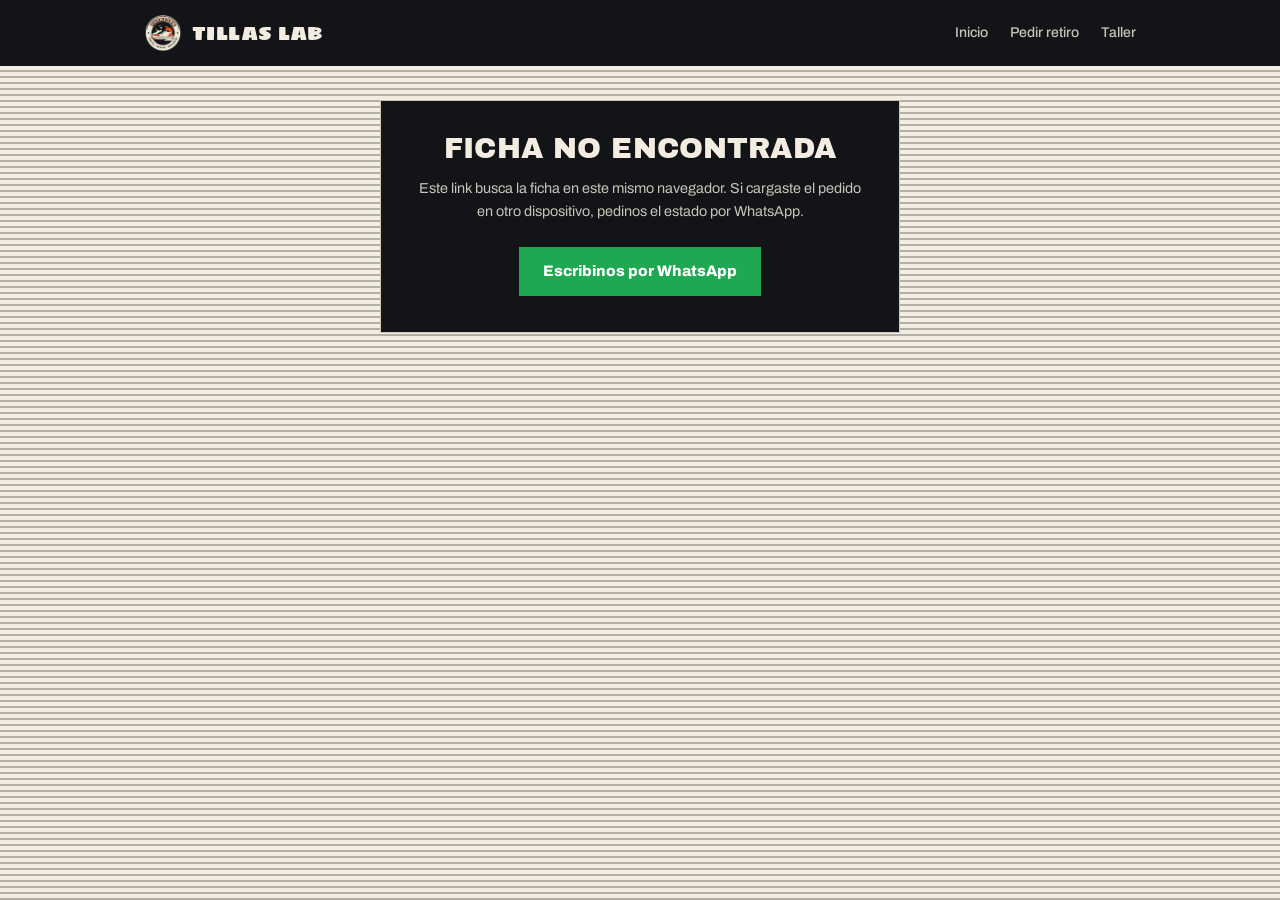
<file: ficha.html>
<!DOCTYPE html>
<html lang="es-AR">
<head>
<meta charset="utf-8">
<meta name="viewport" content="width=device-width, initial-scale=1">
<title>Seguí tu ficha · Tillas Lab</title>
<meta name="robots" content="noindex, nofollow">
<meta name="theme-color" content="#131417">
<link rel="icon" type="image/png" sizes="180x180" href="marca/perfil-180.png">
<link rel="apple-touch-icon" href="marca/perfil-180.png">
<link rel="preconnect" href="https://fonts.googleapis.com">
<link rel="preconnect" href="https://fonts.gstatic.com" crossorigin>
<link href="https://fonts.googleapis.com/css2?family=Archivo:wdth,wght@62..125,100..900&family=Archivo+Black&family=Sigmar+One&display=swap" rel="stylesheet">
<link rel="stylesheet" href="tema.css">
<script>document.documentElement.classList.add('js');</script>
</head>
<body class="pagina" style="min-height:100vh">

<header class="topbar-app">
  <div class="inner">
    <a class="lk lk-sm" href="index.html" aria-label="Tillas Lab"><img class="marca" src="marca/sello-80.png" alt="" width="38" height="38"><span class="palabra">Tillas Lab</span></a>
    <nav>
      <a href="index.html">Inicio</a>
      <a href="pedido.html">Pedir retiro</a>
      <a href="taller.html">Taller</a>
    </nav>
  </div>
</header>

<main class="narrow" style="padding:34px 20px 70px">
  <div id="cont"></div>
</main>

<script>
const TEL_TALLER = "5493812134263"; // ← poné acá tu número de WhatsApp
const KEY = "tillaslab_fichas";
const PASOS = [
  ["Ficha y fotos","Estado inicial registrado"],
  ["Cepillado en seco","Tierra y barro superficial"],
  ["Lavado en máquina","Programa según material"],
  ["Desinfección con luz UV","Por dentro y por fuera"],
  ["Secado controlado","Sin sol directo ni secarropas"],
  ["Control final","Revisión, perfumado y embalaje"]
];
/* cada servicio tiene su plazo, tal como se anuncia en la home */
const PLAZOS = {
  "Regular":"En el día o al día siguiente, según la hora del pedido",
  "Express":"A las dos horas del retiro"
};
const money = n => "$" + n.toLocaleString("es-AR");
const id = new URLSearchParams(location.search).get("id");

function fichas(){ try{ return JSON.parse(localStorage.getItem(KEY)) || []; }catch(e){ return []; } }
const f = fichas().find(x => String(x.n) === String(id));
const cont = document.getElementById("cont");

if(!f){
  cont.innerHTML = `<div class="card-dark" style="padding:34px;text-align:center">
    <h1 class="h" style="font-size:1.8rem;color:var(--on-strong)">Ficha no encontrada</h1>
    <p style="font-size:.9rem;color:var(--on-strong-soft);line-height:1.6;margin:14px 0 22px">Este link busca la ficha en este mismo navegador. Si cargaste el pedido en otro dispositivo, pedinos el estado por WhatsApp.</p>
    <a class="btn-wa" href="https://wa.me/${TEL_TALLER}">Escribinos por WhatsApp</a>
  </div>`;
} else {
  const num = String(f.n).padStart(3,"0");
  const estado = f.entregada ? "Entregada" : (f.paso >= PASOS.length ? "Lista para entregar" : PASOS[f.paso][0]);
  const timeline = PASOS.map(([nombre, det], i) => {
    const cls = i < f.paso ? "done" : (i === f.paso && !f.entregada ? "now" : "");
    const last = i === PASOS.length - 1;
    return `<div class="tstep ${cls}">
      <div class="col" style="align-items:center;flex:none;width:22px"><span class="dot"></span>${last?"":'<span class="line"></span>'}</div>
      <div class="txt"><b>${nombre}</b><em>${i < f.paso ? "Listo" : det}</em></div>
    </div>`;
  }).join("");

  cont.innerHTML = `
  <div style="border-radius:var(--radius-lg);overflow:hidden;background:var(--strong);border:1px solid var(--hairline-2);color:var(--on-strong)">
    <div style="padding:26px 24px 0;display:flex;justify-content:space-between;align-items:flex-start;gap:14px">
      <div class="col" style="gap:8px">
        <span class="label-dark">Ficha ${num} · ${f.nombre.split(" ")[0]}</span>
        <span class="script" style="font-size:2.1rem;color:var(--accent);line-height:1.1">${estado}</span>
      </div>
      <span class="state ${f.entregada ? "entregada" : (f.paso>=PASOS.length ? "lista" : "taller")}">${f.entregada ? "Entregada" : "Paso " + Math.min(f.paso+1,PASOS.length) + " de " + PASOS.length}</span>
    </div>

    <div style="padding:26px 24px 0" class="timeline">${timeline}</div>

    <div style="margin:14px 24px 0;padding:16px 18px;background:rgba(0,0,0,.35);border:1px solid rgba(255,255,255,.14);border-radius:var(--radius)" class="col">
      <span class="label-dark">Entrega estimada</span>
      <span style="font-size:1.05rem;font-weight:800;color:var(--on-strong)">${PLAZOS[f.servicio] || "Te lo confirmamos al coordinar el retiro"}</span>
    </div>

    <div style="padding:22px 24px 0" class="col">
      <span class="label-dark">Tus pares</span>
      <div class="col" style="gap:8px;margin-top:10px">
        ${f.pares.map((p,i) => `<div style="display:flex;justify-content:space-between;gap:12px;font-size:.82rem;color:var(--on-strong-soft);background:rgba(255,255,255,.06);border-radius:12px;padding:12px 14px">
          <span style="color:var(--on-strong);font-weight:600">Par 0${i+1} · ${p.marca || "sin marca"}</span><span>${p.material}</span></div>`).join("")}
      </div>
    </div>

    <div style="margin:20px 24px 0;padding:18px;background:rgba(0,0,0,.35);border-radius:var(--radius)" class="col">
      <div style="display:flex;justify-content:space-between;align-items:baseline">
        <span class="label-dark">Total del pedido</span>
        <span class="num" style="font-size:1.5rem;font-weight:900;color:var(--accent)">${money(f.total)}</span>
      </div>
      <span style="font-size:.72rem;color:var(--on-strong-soft);margin-top:6px">Billeteras virtuales, tarjetas de crédito o Apple Pay.</span>
    </div>

    <div style="padding:22px 24px 26px" class="col">
      <a class="btn-line-dark" href="https://wa.me/${TEL_TALLER}?text=Hola!%20Consulta%20por%20la%20ficha%20${num}">Escribinos por WhatsApp</a>
    </div>
  </div>
  <p style="font-size:.75rem;color:var(--soft);text-align:center;margin-top:16px">Guardá este link: <b style="color:var(--ink)">ficha.html?id=${f.n}</b></p>`;
}
</script>
</body>
</html>
</file>
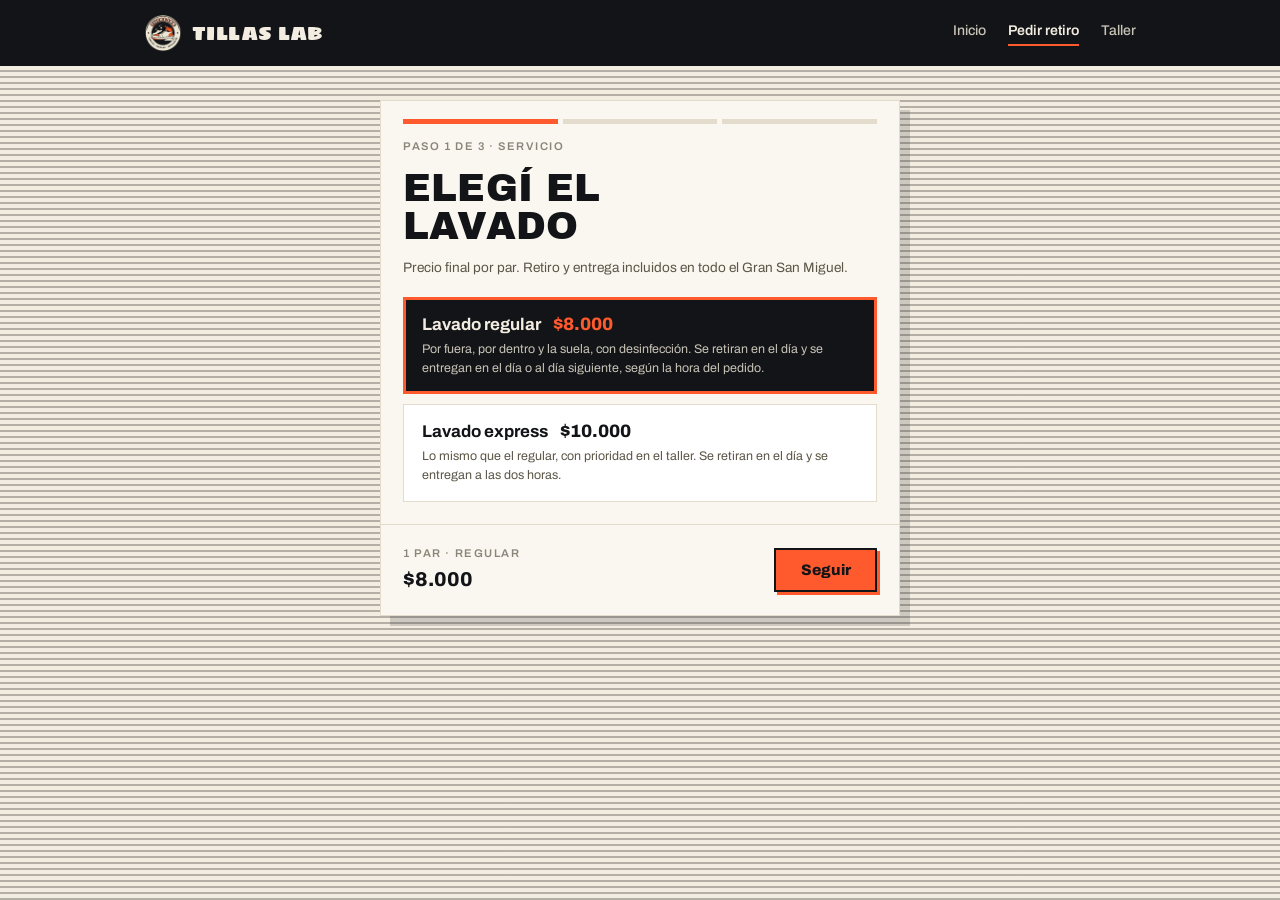
<file: pedido.html>
<!DOCTYPE html>
<html lang="es-AR">
<head>
<meta charset="utf-8">
<meta name="viewport" content="width=device-width, initial-scale=1">
<title>Pedir retiro · Tillas Lab</title>
<meta name="description" content="Pedí el retiro de tus zapatillas en tres pasos. Retiro y entrega incluidos en todo el Gran San Miguel de Tucumán.">
<meta name="theme-color" content="#131417">
<link rel="icon" type="image/png" sizes="180x180" href="marca/perfil-180.png">
<link rel="apple-touch-icon" href="marca/perfil-180.png">
<link rel="preconnect" href="https://fonts.googleapis.com">
<link rel="preconnect" href="https://fonts.gstatic.com" crossorigin>
<link href="https://fonts.googleapis.com/css2?family=Archivo:wdth,wght@62..125,100..900&family=Archivo+Black&family=Sigmar+One&display=swap" rel="stylesheet">
<link rel="stylesheet" href="tema.css">
<script>document.documentElement.classList.add('js');</script>
</head>
<body class="pagina" style="min-height:100vh">

<header class="topbar-app">
  <div class="inner">
    <a class="lk lk-sm" href="index.html" aria-label="Tillas Lab"><img class="marca" src="marca/sello-80.png" alt="" width="38" height="38"><span class="palabra">Tillas Lab</span></a>
    <nav>
      <a href="index.html">Inicio</a>
      <a href="pedido.html" class="on">Pedir retiro</a>
      <a href="taller.html">Taller</a>
    </nav>
  </div>
</header>

<main class="narrow" style="padding:34px 20px 70px">

  <div class="sheet" id="flujo" style="overflow:hidden;box-shadow:var(--shadow-deep)">
    <div style="padding:18px 22px 0;display:flex;gap:5px">
      <span class="bar on" id="b1"></span><span class="bar" id="b2"></span><span class="bar" id="b3"></span>
    </div>
    <div style="padding:14px 22px 0" class="label" id="pasoTxt">Paso 1 de 3 · Servicio</div>

    <!-- PASO 1 -->
    <section id="p1" style="padding:14px 22px 0">
      <h1 class="h" style="font-size:2.4rem">Elegí el<br>lavado</h1>
      <p style="font-size:.85rem;color:var(--soft);margin:12px 0 18px">Precio final por par. Retiro y entrega incluidos en todo el Gran San Miguel.</p>
      <div class="col" style="gap:10px">
        <button class="opt sel" data-serv="Regular" data-precio="8000">
          <span class="top"><span class="name">Lavado regular</span><span class="p num">$8.000</span></span>
          <span class="desc">Por fuera, por dentro y la suela, con desinfección. Se retiran en el día y se entregan en el día o al día siguiente, según la hora del pedido.</span>
        </button>
        <button class="opt" data-serv="Express" data-precio="10000">
          <span class="top"><span class="name">Lavado express</span><span class="p num">$10.000</span></span>
          <span class="desc">Lo mismo que el regular, con prioridad en el taller. Se retiran en el día y se entregan a las dos horas.</span>
        </button>
      </div>
    </section>

    <!-- PASO 2 -->
    <section id="p2" style="padding:14px 22px 0;display:none">
      <h1 class="h" style="font-size:2.4rem">¿Qué pares<br>entran?</h1>
      <p style="font-size:.85rem;color:var(--soft);margin:12px 0 18px">Contanos qué son y qué tienen. Las fotos las sacamos nosotros al pasar a buscarlas.</p>
      <div class="col" id="pares" style="gap:12px"></div>
      <button id="addPar" style="margin-top:12px;width:100%;border:2px dashed var(--hairline-2);border-radius:var(--radius);padding:15px;font-size:.85rem;font-weight:700;color:var(--soft)">+ Agregar otro par</button>
      <div style="background:var(--band);border-radius:var(--radius);padding:14px 16px;display:flex;gap:10px;margin-top:14px">
        <span style="width:6px;height:6px;border-radius:50%;background:var(--accent);margin-top:7px;flex:none;outline:2px solid var(--ink)"></span>
        <span style="font-size:.76rem;line-height:1.55;color:var(--soft)">Si una mancha no sale, te lo decimos al recibir el par. Nunca prometemos algo que el material no permite.</span>
      </div>
    </section>

    <!-- PASO 3 -->
    <section id="p3" style="padding:14px 22px 0;display:none">
      <h1 class="h" style="font-size:2.4rem">¿Dónde las<br>buscamos?</h1>
      <div class="col" style="gap:14px;margin-top:18px">
        <div class="field"><span class="label">Tu nombre *</span><input id="nombre" placeholder="Nombre y apellido"></div>
        <div class="field"><span class="label">Tu WhatsApp *</span><input id="tel" inputmode="tel" placeholder="381 213-4263"></div>
        <div class="field"><span class="label">Dirección de retiro *</span><input id="dir" placeholder="Calle, número, piso/dpto"><span style="font-size:.72rem;color:var(--soft)">Retiro sin cargo en todo el Gran San Miguel</span></div>
        <div class="field">
          <span class="label">Barrio</span>
          <select id="barrio">
            <option>San Miguel de Tucumán</option><option>Yerba Buena</option><option>Tafí Viejo</option>
            <option>Las Talitas</option><option>Banda del Río Salí</option><option>Alderetes</option>
            <option>El Manantial</option><option>Lomas de Tafí</option><option>Otro</option>
          </select>
        </div>
        <div class="field">
          <span class="label">Franja de retiro</span>
          <div class="row" style="gap:8px" id="franjas">
            <button class="pill sel" data-f="Hoy 16-20">Hoy 16-20</button>
            <button class="pill" data-f="Mañana 9-13">Mañana 9-13</button>
            <button class="pill" data-f="Mañana 16-20">Mañana 16-20</button>
          </div>
        </div>
        <div style="background:var(--strong);border-radius:var(--radius);padding:18px;display:flex;flex-direction:column;gap:11px">
          <span class="label-dark">Resumen</span>
          <div style="display:flex;justify-content:space-between;font-size:.82rem;color:var(--on-strong-soft)"><span id="resServ">Regular × 1 par</span><span class="num" id="resSub">$8.000</span></div>
          <div style="display:flex;justify-content:space-between;font-size:.82rem;color:var(--on-strong-soft)"><span>Retiro y entrega</span><span style="color:var(--accent);font-weight:700">Incluido</span></div>
          <div style="height:1px;background:rgba(255,255,255,.16)"></div>
          <div style="display:flex;justify-content:space-between;align-items:baseline">
            <span class="label-dark" style="color:var(--on-strong)">Total</span>
            <span class="num" style="font-size:1.6rem;font-weight:900;color:var(--accent)" id="resTotal">$8.000</span>
          </div>
          <span style="font-size:.72rem;color:var(--on-strong-soft)">Vas a poder pagar en el momento de realizar el pedido: billeteras virtuales, tarjetas de crédito o Apple Pay.</span>
        </div>
      </div>
    </section>

    <div class="footbar" style="margin-top:22px">
      <button id="atras" class="btn-line" style="display:none">Atrás</button>
      <div class="col" style="flex:1">
        <span class="label" id="footLabel">1 par · Lavado regular</span>
        <span class="num" style="font-size:1.25rem;font-weight:800" id="footTotal">$8.000</span>
      </div>
      <button id="seguir" class="btn-acento">Seguir</button>
    </div>
  </div>

  <!-- CONFIRMACIÓN -->
  <div id="listo" style="display:none;border-radius:var(--radius-lg);overflow:hidden;background:var(--strong);border:1px solid var(--hairline-2);color:var(--on-strong)">
    <div style="padding:34px 24px 0;display:flex;flex-direction:column;gap:16px;align-items:flex-start">
      <span class="script" style="font-size:1.4rem;color:var(--on-strong);transform:rotate(-2deg);display:inline-block">pedido tomado</span>
      <div class="lk lk-md sobre-tinta"><img class="marca" src="marca/sello-120.png" alt="" width="52" height="52"><span class="palabra num">Ficha <span id="fichaNum">042</span></span></div>
      <p style="font-size:.9rem;line-height:1.6;color:var(--on-strong-soft)">Pasamos a buscarlas <b style="color:var(--on-strong)" id="cuando">mañana entre 9 y 13</b>. Cuando entren al taller vas a ver cada paso desde el link de tu ficha.</p>
    </div>
    <div style="margin:22px 24px 0;padding:18px;border:2px dashed rgba(255,255,255,.28);border-radius:var(--radius);display:flex;flex-direction:column;gap:11px" id="detalle"></div>
    <div style="padding:24px;display:flex;flex-direction:column;gap:10px">
      <a id="waBtn" class="btn-wa" href="#">Confirmar por WhatsApp</a>
      <a id="verFicha" class="btn-line-dark" href="#">Ver mi ficha</a>
    </div>
  </div>

</main>

<script>
const TEL_TALLER = "5493812134263"; // ← poné acá tu número de WhatsApp
const PRECIOS = {"Regular":8000,"Express":10000};
const KEY = "tillaslab_fichas";
const money = n => "$" + n.toLocaleString("es-AR");

let paso = 1;
let pedido = {servicio:"Regular", franja:"Hoy 16-20", pares:[{marca:"",material:"Tela",nota:""}]};

/* el plan puede venir elegido desde la home */
(function(){
  const plan = new URLSearchParams(location.search).get("plan");
  if(plan && PRECIOS[plan]) pedido.servicio = plan;
})();

/* ---- pares ---- */
function pintarPares(){
  const cont = document.getElementById("pares");
  cont.innerHTML = "";
  pedido.pares.forEach((par, i) => {
    const box = document.createElement("div");
    box.className = "card";
    box.style.cssText = "padding:16px;display:flex;flex-direction:column;gap:12px";
    box.innerHTML = `
      <div style="display:flex;justify-content:space-between;align-items:center">
        <span class="tag">par 0${i+1}</span>
        ${pedido.pares.length > 1 ? `<button data-del="${i}" style="font-size:.72rem;font-weight:600;color:var(--faint)">Quitar</button>` : ""}
      </div>
      <div class="field"><input data-marca="${i}" value="${par.marca}" placeholder="Marca y modelo (ej. Nike Air Force 1)"></div>
      <div class="row" style="gap:8px">
        ${["Tela","Cuero","Gamuza","Malla"].map(m => `<button class="pill ${par.material===m?"sel":""}" data-mat="${i}" data-v="${m}">${m}</button>`).join("")}
      </div>
      <div class="field"><textarea data-nota="${i}" rows="2" placeholder="¿Qué tienen? Ej: amarilleo en la suela, mancha de pasto">${par.nota}</textarea></div>`;
    cont.appendChild(box);
  });
  cont.querySelectorAll("[data-del]").forEach(b => b.onclick = () => { pedido.pares.splice(+b.dataset.del,1); pintarPares(); totales(); });
  cont.querySelectorAll("[data-marca]").forEach(i => i.oninput = () => pedido.pares[+i.dataset.marca].marca = i.value);
  cont.querySelectorAll("[data-nota]").forEach(t => t.oninput = () => pedido.pares[+t.dataset.nota].nota = t.value);
  cont.querySelectorAll("[data-mat]").forEach(b => b.onclick = () => { pedido.pares[+b.dataset.mat].material = b.dataset.v; pintarPares(); });
}

function totales(){
  const n = pedido.pares.length;
  const total = PRECIOS[pedido.servicio] * n;
  document.getElementById("footLabel").textContent = n + (n===1?" par · ":" pares · ") + pedido.servicio;
  document.getElementById("footTotal").textContent = money(total);
  document.getElementById("resServ").textContent = pedido.servicio + " × " + n + (n===1?" par":" pares");
  document.getElementById("resSub").textContent = money(total);
  document.getElementById("resTotal").textContent = money(total);
  return total;
}

/* ---- selección de servicio ---- */
document.querySelectorAll(".opt").forEach(o => {
  if(o.dataset.serv === pedido.servicio){
    document.querySelectorAll(".opt").forEach(x => x.classList.remove("sel"));
    o.classList.add("sel");
  }
  o.onclick = () => {
    document.querySelectorAll(".opt").forEach(x => x.classList.remove("sel"));
    o.classList.add("sel");
    pedido.servicio = o.dataset.serv;
    totales();
  };
});
document.querySelectorAll("#franjas .pill").forEach(p => p.onclick = () => {
  document.querySelectorAll("#franjas .pill").forEach(x => x.classList.remove("sel"));
  p.classList.add("sel");
  pedido.franja = p.dataset.f;
});
document.getElementById("addPar").onclick = () => { pedido.pares.push({marca:"",material:"Tela",nota:""}); pintarPares(); totales(); };

/* ---- navegación ---- */
function verPaso(n){
  paso = n;
  [1,2,3].forEach(i => {
    document.getElementById("p"+i).style.display = i===n ? "block" : "none";
    document.getElementById("b"+i).classList.toggle("on", i<=n);
  });
  document.getElementById("pasoTxt").textContent = "Paso " + n + " de 3 · " + ["Servicio","Los pares","Retiro"][n-1];
  document.getElementById("atras").style.display = n===1 ? "none" : "inline-flex";
  document.getElementById("seguir").textContent = n===3 ? "Confirmar pedido" : "Seguir";
  window.scrollTo({top:0, behavior:"smooth"});
}
document.getElementById("atras").onclick = () => verPaso(paso-1);
document.getElementById("seguir").onclick = () => {
  if(paso < 3) return verPaso(paso+1);
  confirmar();
};

/* ---- confirmar: guarda la ficha y arma el WhatsApp ---- */
function fichas(){ try{ return JSON.parse(localStorage.getItem(KEY)) || []; }catch(e){ return []; } }

function confirmar(){
  const nombre = document.getElementById("nombre").value.trim();
  const tel = document.getElementById("tel").value.trim();
  const dir = document.getElementById("dir").value.trim();
  if(!nombre || !tel || !dir){
    alert("Necesitamos tu nombre, tu WhatsApp y la dirección de retiro.");
    return;
  }
  const total = totales();
  const lista = fichas();
  const n = lista.length ? Math.max(...lista.map(f => f.n)) + 1 : 42;
  const ficha = {
    n, nombre, tel, dir,
    barrio: document.getElementById("barrio").value,
    servicio: pedido.servicio,
    franja: pedido.franja,
    pares: pedido.pares,
    total, paso: 0, entregada: false,
    creada: new Date().toISOString()
  };
  lista.push(ficha);
  localStorage.setItem(KEY, JSON.stringify(lista));

  const id = String(n).padStart(3,"0");
  document.getElementById("flujo").style.display = "none";
  document.getElementById("listo").style.display = "block";
  document.getElementById("fichaNum").textContent = id;
  document.getElementById("cuando").textContent = ficha.franja.toLowerCase();
  document.getElementById("detalle").innerHTML = [
    ["Servicio", ficha.servicio + " × " + ficha.pares.length],
    ["Retiro", ficha.dir],
    ["Franja", ficha.franja],
    ["Total a pagar", money(ficha.total)]
  ].map(([k,v]) => `<div style="display:flex;justify-content:space-between;gap:14px;font-size:.78rem;color:var(--on-strong-soft)"><span>${k}</span><span style="color:var(--on-strong);font-weight:600;text-align:right">${v}</span></div>`).join("");

  const texto =
    "Hola Tillas Lab! Cargué la ficha " + id + "%0A" +
    "Nombre: " + nombre + "%0A" +
    "Dirección: " + dir + " (" + ficha.barrio + ")%0A" +
    "Servicio: " + ficha.servicio + " x " + ficha.pares.length + "%0A" +
    ficha.pares.map((p,i) => "Par 0" + (i+1) + ": " + (p.marca || "sin marca") + " · " + p.material + (p.nota ? " · " + p.nota : "")).join("%0A") + "%0A" +
    "Retiro: " + ficha.franja + "%0A" +
    "Total: " + money(ficha.total);
  document.getElementById("waBtn").href = "https://wa.me/" + TEL_TALLER + "?text=" + texto.replace(/ /g,"%20");
  document.getElementById("verFicha").href = "ficha.html?id=" + n;
  window.scrollTo({top:0});
}

pintarPares();
totales();
</script>
</body>
</html>
</file>
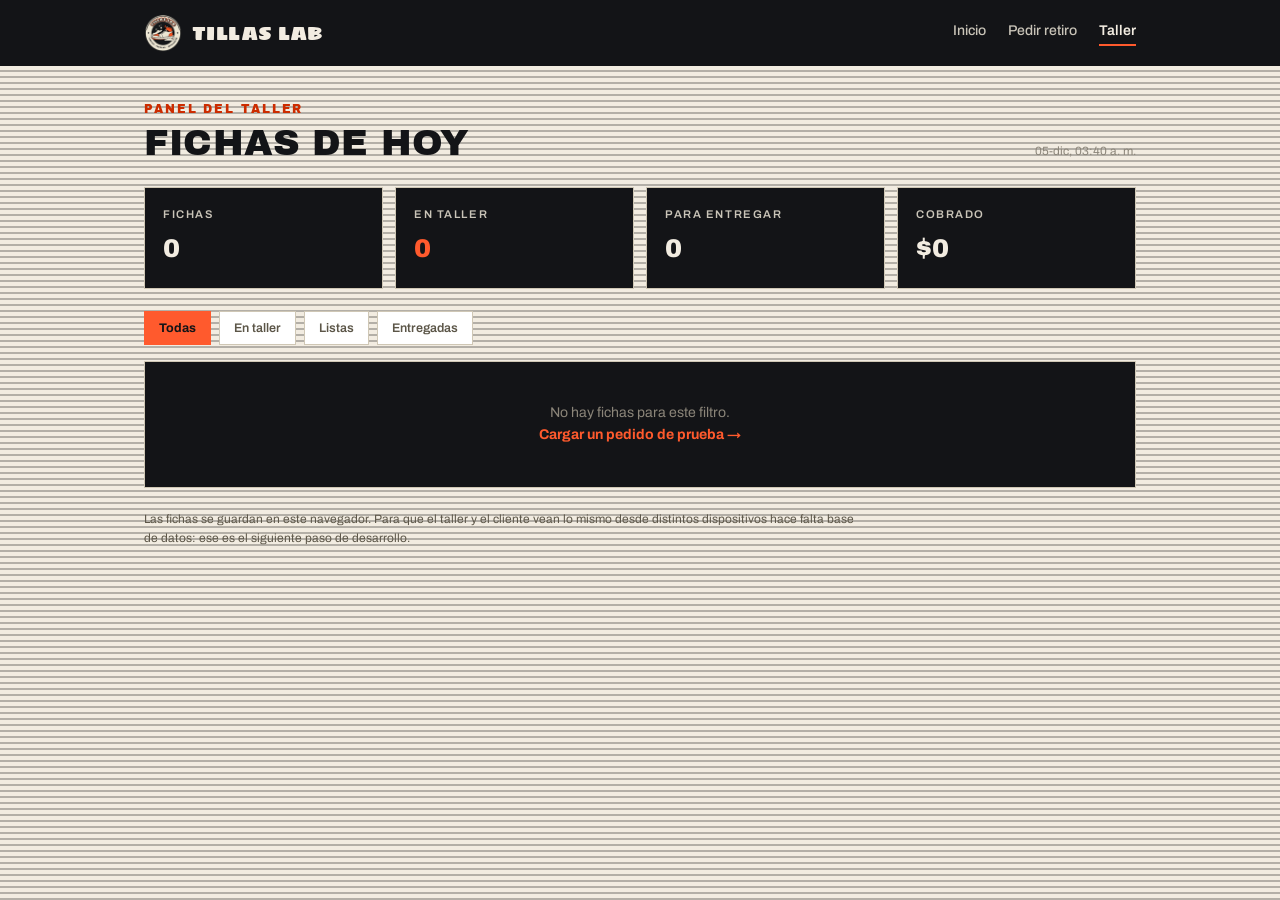
<file: taller.html>
<!DOCTYPE html>
<html lang="es-AR">
<head>
<meta charset="utf-8">
<meta name="viewport" content="width=device-width, initial-scale=1">
<title>Taller · Tillas Lab</title>
<meta name="robots" content="noindex,nofollow">
<meta name="theme-color" content="#131417">
<link rel="icon" type="image/png" sizes="180x180" href="marca/perfil-180.png">
<link rel="apple-touch-icon" href="marca/perfil-180.png">
<link rel="preconnect" href="https://fonts.googleapis.com">
<link rel="preconnect" href="https://fonts.gstatic.com" crossorigin>
<link href="https://fonts.googleapis.com/css2?family=Archivo:wdth,wght@62..125,100..900&family=Archivo+Black&family=Sigmar+One&display=swap" rel="stylesheet">
<link rel="stylesheet" href="tema.css">
<script>document.documentElement.classList.add('js');</script>
</head>
<body class="pagina" style="min-height:100vh">

<header class="topbar-app">
  <div class="inner">
    <a class="lk lk-sm" href="index.html" aria-label="Tillas Lab"><img class="marca" src="marca/sello-80.png" alt="" width="38" height="38"><span class="palabra">Tillas Lab</span></a>
    <nav>
      <a href="index.html">Inicio</a>
      <a href="pedido.html">Pedir retiro</a>
      <a href="taller.html" class="on">Taller</a>
    </nav>
  </div>
</header>

<main class="wrap" style="padding:34px var(--pad-x) 70px;max-width:1080px">

  <div style="display:flex;flex-wrap:wrap;align-items:flex-end;gap:16px;margin-bottom:26px">
    <div class="col" style="gap:6px">
      <span class="lbl">panel del taller</span>
      <h1 class="h" style="font-size:2.3rem;color:var(--ink)">Fichas de hoy</h1>
    </div>
    <span style="font-size:.75rem;color:var(--faint);margin-left:auto" class="num" id="reloj"></span>
  </div>

  <div style="display:grid;grid-template-columns:repeat(4,1fr);gap:12px;margin-bottom:22px" id="stats"></div>

  <div class="row" style="gap:8px;margin-bottom:16px" id="filtros">
    <button class="pill sel" data-f="todas">Todas</button>
    <button class="pill" data-f="taller">En taller</button>
    <button class="pill" data-f="listas">Listas</button>
    <button class="pill" data-f="entregadas">Entregadas</button>
  </div>

  <div id="tabla"></div>

  <p style="font-size:.75rem;color:var(--soft);margin-top:22px;line-height:1.6;max-width:60em">Las fichas se guardan en este navegador. Para que el taller y el cliente vean lo mismo desde distintos dispositivos hace falta base de datos: ese es el siguiente paso de desarrollo.</p>
</main>

<style>
@media (max-width:900px){ #stats{grid-template-columns:1fr 1fr!important} }
</style>

<script>
const KEY = "tillaslab_fichas";
const TEL_TALLER = "5493812134263";
const PASOS = ["Ficha y fotos","Cepillado en seco","Lavado en máquina","Desinfección con luz UV","Secado controlado","Control final"];
const money = n => "$" + n.toLocaleString("es-AR");
let filtro = "todas";

function fichas(){ try{ return JSON.parse(localStorage.getItem(KEY)) || []; }catch(e){ return []; } }
function guardar(l){ localStorage.setItem(KEY, JSON.stringify(l)); pintar(); }

function avanzar(n){
  const l = fichas();
  const f = l.find(x => x.n === n);
  if(!f) return;
  if(f.paso < PASOS.length) f.paso++;
  else f.entregada = true;
  guardar(l);
}
function volver(n){
  const l = fichas();
  const f = l.find(x => x.n === n);
  if(!f) return;
  if(f.entregada) f.entregada = false;
  else if(f.paso > 0) f.paso--;
  guardar(l);
}

function pintar(){
  const l = fichas().slice().sort((a,b) => b.n - a.n);
  const enTaller = l.filter(f => !f.entregada && f.paso < PASOS.length).length;
  const listas = l.filter(f => !f.entregada && f.paso >= PASOS.length).length;
  const entregadas = l.filter(f => f.entregada).length;
  const cobrado = l.filter(f => f.entregada).reduce((s,f) => s + f.total, 0);

  document.getElementById("stats").innerHTML = [
    ["Fichas", l.length, "var(--on-strong)"],
    ["En taller", enTaller, "var(--accent)"],
    ["Para entregar", listas, "var(--on-strong)"],
    ["Cobrado", money(cobrado), "var(--on-strong)"]
  ].map(([k,v,c]) => `<div class="card-dark col" style="gap:5px"><span class="label-dark">${k}</span><span class="num" style="font-size:1.6rem;font-weight:900;color:${c}">${v}</span></div>`).join("");

  let vista = l;
  if(filtro === "taller") vista = l.filter(f => !f.entregada && f.paso < PASOS.length);
  if(filtro === "listas") vista = l.filter(f => !f.entregada && f.paso >= PASOS.length);
  if(filtro === "entregadas") vista = l.filter(f => f.entregada);

  const tabla = document.getElementById("tabla");
  if(!vista.length){
    tabla.innerHTML = `<div class="card-dark empty">No hay fichas para este filtro.<br><a href="pedido.html" style="color:var(--accent);font-weight:700">Cargar un pedido de prueba →</a></div>`;
    return;
  }

  tabla.innerHTML = `<table class="fichas">
    <thead><tr><th>Ficha</th><th>Cliente</th><th>Servicio</th><th>Estado</th><th></th></tr></thead>
    <tbody>${vista.map(f => {
      const num = String(f.n).padStart(3,"0");
      const estado = f.entregada ? "Entregada" : (f.paso >= PASOS.length ? "Lista" : PASOS[f.paso]);
      const cls = f.entregada ? "entregada" : (f.paso >= PASOS.length ? "lista" : "taller");
      const cta = f.entregada ? "" : (f.paso >= PASOS.length ? "Entregada" : PASOS[f.paso+1] ? "→ " + PASOS[f.paso+1] : "Marcar lista");
      return `<tr style="${f.entregada ? "opacity:.6" : ""}">
        <td><span class="num" style="font-size:.95rem;font-weight:900;color:${f.entregada ? "var(--faint)" : "var(--accent)"}">${num}</span></td>
        <td><div class="col"><span style="color:var(--ink);font-weight:600;font-size:.85rem">${f.nombre}</span><span style="font-size:.7rem">${f.barrio} · ${f.pares.length} ${f.pares.length===1?"par":"pares"} · ${f.tel}</span></div></td>
        <td>${f.servicio}<br><span class="num" style="font-size:.7rem">${money(f.total)}</span></td>
        <td><span class="state ${cls}">${estado}</span></td>
        <td>
          <div class="row" style="gap:6px;justify-content:flex-end;align-items:center">
            <a href="ficha.html?id=${f.n}" style="font-size:.72rem;font-weight:600;color:var(--faint);padding:9px 10px">Ver</a>
            <button data-back="${f.n}" title="Retroceder un paso" style="font-size:.85rem;color:var(--faint);padding:9px 10px">↺</button>
            ${cta ? `<button data-next="${f.n}" class="btn-acento" style="padding:9px 13px;font-size:.72rem">${cta}</button>` : ""}
            <a href="https://wa.me/${TEL_TALLER}" class="btn-wa" style="padding:9px 12px;font-size:.72rem">WA</a>
          </div>
        </td>
      </tr>`;
    }).join("")}</tbody></table>`;

  tabla.querySelectorAll("[data-next]").forEach(b => b.onclick = () => avanzar(+b.dataset.next));
  tabla.querySelectorAll("[data-back]").forEach(b => b.onclick = () => volver(+b.dataset.back));
}

document.querySelectorAll("#filtros .pill").forEach(p => p.onclick = () => {
  document.querySelectorAll("#filtros .pill").forEach(x => x.classList.remove("sel"));
  p.classList.add("sel");
  filtro = p.dataset.f;
  pintar();
});

document.getElementById("reloj").textContent = new Date().toLocaleString("es-AR",{day:"2-digit",month:"short",hour:"2-digit",minute:"2-digit"});
pintar();
</script>
</body>
</html>
</file>
<file: tema.css>
/* =========================================================================
   Tillas Lab · tema
   -------------------------------------------------------------------------
   Un solo tema, derivado del sello de marca. La paleta y las tipografias
   salen de la especificacion de marca y no se inventan aca.

     Crema    #F2ECE1   fondo, relleno de las letras del logo
     Tinta    #131417   texto, contornos, superficies fuertes
     Naranja  #FF5A2D   unico color de acento

   Lo comparten las cuatro paginas: index, pedido, ficha y taller. Si tocas un
   color, tocalo aca y cambia en todas.

   Historia: hasta el 16/08/2026 el sitio tenia tres pieles intercambiables
   (comun, street y grafity) para que el dueno eligiera. Eligio street. Este
   tema es esa piel, repintada con los valores exactos del sello.
   ========================================================================= */

:root{
  /* ---------- Tipografia ---------- */
  --font:"Archivo",system-ui,sans-serif;
  --font-title:"Archivo Black","Archivo",system-ui,sans-serif;
  --font-logo:"Sigmar One",cursive;

  /* ---------- Paleta de marca ---------- */
  --crema:#F2ECE1;
  --tinta:#131417;
  --naranja:#FF5A2D;

  /* ---------- Superficies, de la mas honda a la mas alta ---------- */
  --bg:#F2ECE1;
  --paper:#FAF7F0;
  --card:#FFFFFF;
  --band:#EDE6D9;
  --strong:#131417;

  /* ---------- Texto ---------- */
  --ink:#131417;
  --soft:#5C5648;
  --faint:#8B8579;
  --on-strong:#F2ECE1;
  --on-strong-soft:#C9C4B8;

  /* ---------- Bordes ---------- */
  --hairline:#E3DCCD;
  --hairline-2:#CFC7B5;

  /* ---------- Acento ---------- */
  --accent:#FF5A2D;
  /* tinta sobre naranja da 5.92 de contraste; el blanco daba 3.11 y no pasa AA */
  --on-accent:#131417;
  --accent-soft:rgba(255,90,45,.16);
  /* el naranja de marca sobre fondo claro da 2.65 y es ilegible como texto.
     Mismo tono y misma saturacion, bajado de luminosidad hasta pasar AA:
     4.55 sobre crema y 5.35 sobre blanco. Solo para texto, nunca para relleno. */
  --accent-ink:#CC2C00;
  --wa:#1da851;

  /* ---------- Geometria: esquinas rectas ---------- */
  --radius:0px;
  --radius-lg:0px;
  --pill:0px;

  --title-transform:uppercase;
  --title-settings:normal;
  --title-spacing:.005em;
  --title-height:.98;

  --btn-bd:2px solid var(--ink);
  --btn-sh:3px 3px 0 var(--accent);
  --btn-sh-hover:5px 5px 0 var(--accent);

  --tex:repeating-linear-gradient(0deg,rgba(0,0,0,.26) 0 2px,transparent 2px 6px);
  --shadow-card:6px 6px 0 rgba(19,20,23,.10);
  --shadow-deep:10px 10px 0 rgba(19,20,23,.16);
  --topbar-bg:rgba(242,236,225,.9);

  --pad-x:44px;
}

/* =========================================================================
   Base
   ========================================================================= */
*{margin:0;padding:0;box-sizing:border-box}
html{scroll-behavior:smooth}
html,body{overflow-x:clip}
body{
  font-family:var(--font);
  color:var(--ink);
  background:var(--bg);
  line-height:1.6;
  -webkit-font-smoothing:antialiased;
}
img,svg{display:block;max-width:100%}
a{color:inherit;text-decoration:none}
button{font-family:inherit;border:0;background:none;cursor:pointer;color:inherit}
input,textarea,select{font-family:inherit;font-size:15px;color:var(--ink)}
[hidden]{display:none!important}
::selection{background:var(--accent);color:var(--on-accent)}
:focus-visible{outline:2px solid var(--accent);outline-offset:3px;border-radius:4px}

@media (prefers-reduced-motion:reduce){
  html{scroll-behavior:auto}
  *,*::before,*::after{animation:none!important;transition:none!important}
}

h1,h2,h3,h4{
  font-family:var(--font-title);
  font-variation-settings:var(--title-settings);
  text-transform:var(--title-transform);
  letter-spacing:var(--title-spacing);
  line-height:var(--title-height);
  /* Archivo Black trae un solo peso: pedirle 700 lo deforma donde se simula */
  font-weight:400;
}

.wrap{max-width:1080px;margin:0 auto;padding:0 var(--pad-x)}
.narrow{max-width:560px;margin:0 auto}
.row{display:flex;flex-wrap:wrap}
.col{display:flex;flex-direction:column}
.num{font-variant-numeric:tabular-nums}

/* rótulo de sección: la volanta chica del afiche */
.lbl{
  font-family:var(--font-title);
  font-size:.74rem;font-weight:400;
  letter-spacing:.16em;text-transform:uppercase;
  color:var(--accent-ink);
  display:inline-block;
}
/* título suelto, para las pantallas del flujo */
.h{
  font-family:var(--font-title);
  font-variation-settings:var(--title-settings);
  text-transform:var(--title-transform);
  letter-spacing:var(--title-spacing);
  line-height:var(--title-height);
  font-weight:400;
}
.script{font-family:var(--font-title);font-weight:400;text-transform:uppercase;letter-spacing:.03em}
.label{font-size:.7rem;font-weight:600;letter-spacing:.14em;text-transform:uppercase;color:var(--faint)}
.label-dark{font-size:.7rem;font-weight:600;letter-spacing:.14em;text-transform:uppercase;color:var(--on-strong-soft)}

/* =========================================================================
   Logo
   -------------------------------------------------------------------------
   Hay una sola marca: el sello. Donde entra completo va como imagen (.sello).
   Donde no entra —la barra, el pie— va el lockup horizontal: el sello chico
   más la palabra al lado.

   La palabra NO imita el arco del sello. Va en Sigmar One, tinta plena, recta
   y sin contornos, para que acompañe al sello en vez de competir con él. Dos
   versiones parecidas pero no iguales del mismo wordmark se leen como un
   error, y es exactamente lo que había antes.
   ========================================================================= */

/* el sello como imagen */
.sello{display:block;height:auto}
.sello-xl{width:clamp(200px,26vw,300px)}

/* lockup horizontal: sello + palabra */
.lk{
  display:inline-flex;align-items:center;gap:11px;
  text-decoration:none;color:inherit;line-height:1;
}
.lk .marca{flex:none;display:block;height:auto}
.lk .palabra{
  font-family:var(--font-logo);font-weight:400;line-height:1;
  text-transform:uppercase;letter-spacing:.02em;
  color:var(--ink);
  white-space:nowrap;
}
/* sobre superficie tinta la palabra va en crema */
footer .lk .palabra,
.proto .lk .palabra,
.cta-final .lk .palabra,
.topbar-app .lk .palabra,
.lk.sobre-tinta .palabra{color:var(--on-strong)}

.lk-sm{gap:10px}
.lk-sm .marca{width:38px}
.lk-sm .palabra{font-size:19px}

.lk-md{gap:13px}
.lk-md .marca{width:52px}
.lk-md .palabra{font-size:26px}

@media (max-width:600px){
  .lk-sm .marca{width:32px}
  .lk-sm .palabra{font-size:16px}
}

/* la bajada de marca. Son las mismas palabras que el arco inferior del sello,
   así que van en la misma fuente: Archivo Black, mayúscula */
.tagline{
  font-family:var(--font-title);font-size:.86rem;font-weight:400;
  letter-spacing:.2em;text-transform:uppercase;
  color:var(--ink);display:inline-block;
}

/* =========================================================================
   Botones
   ========================================================================= */
.btn,.btn-dark,.btn-acento,.btn-wa,.btn-ghost,.btn-line,.btn-line-dark{
  display:inline-flex;align-items:center;justify-content:center;gap:.55em;
  font-family:var(--font);font-weight:700;font-size:.95rem;
  border-radius:var(--pill);padding:.8em 1.6em;
  border:var(--btn-bd);cursor:pointer;text-align:center;
  transition:background .15s ease,border-color .15s ease,color .15s ease,
             box-shadow .15s ease,transform .15s ease;
}
.btn:active,.btn-dark:active,.btn-acento:active,.btn-wa:active{transform:translate(1px,1px)}
.btn:active{transform:translate(1px,1px)}
.btn-sm{padding:.6em 1.2em;font-size:.88rem}

.btn-dark,.btn-acento{
  background:var(--accent);color:var(--on-accent);font-weight:800;
  box-shadow:var(--btn-sh);
}
.btn-dark:hover,.btn-acento:hover{box-shadow:var(--btn-sh-hover)}
.btn-dark:disabled,.btn-acento:disabled{opacity:.45;box-shadow:none;cursor:not-allowed}

/* El botón de WhatsApp lleva sombra en tinta y no en naranja como el resto.
   El verde es un color de marca ajeno a la paleta y pegado al naranja vibra;
   además así los botones de WhatsApp se ven iguales en toda la web, estén
   sobre el fondo claro o sobre los bloques oscuros. */
.btn-wa{background:var(--wa);color:#fff;font-weight:800;box-shadow:3px 3px 0 var(--ink)}
.btn-wa:hover{background:#22bd5c;box-shadow:5px 5px 0 var(--ink)}

.btn-ghost,.btn-line{
  border:2px solid var(--hairline-2);color:var(--ink);background:transparent;
  box-shadow:none;
}
.btn-ghost:hover,.btn-line:hover{border-color:var(--accent);color:var(--accent-ink)}

.btn-line-dark{
  border:2px solid rgba(255,255,255,.35);color:var(--on-strong);
  background:transparent;box-shadow:none;
}
.btn-line-dark:hover{border-color:var(--accent);color:var(--accent)}

/* =========================================================================
   Superficies
   ========================================================================= */
.sheet{
  background:var(--paper);
  border:1px solid var(--hairline);
  border-radius:var(--radius-lg);
}
.card{background:var(--card);border:1px solid var(--hairline);border-radius:var(--radius)}
.card-dark{
  background:var(--strong);border:1px solid var(--hairline-2);
  border-radius:var(--radius);padding:18px;color:var(--on-strong);
}
.wall{background:var(--strong);background-image:var(--tex)}
/* fondo de las pantallas del flujo: papel crema con la rasante de cemento */
.pagina{background:var(--bg);background-image:var(--tex)}
.chip{
  font-size:.85rem;font-weight:600;color:var(--ink);
  background:var(--card);border:1px solid var(--hairline-2);
  border-radius:var(--pill);padding:.42em 1em;
}
.tag{
  display:inline-block;font-family:var(--font-title);font-size:.72rem;
  letter-spacing:.1em;text-transform:uppercase;
  background:var(--accent);color:var(--on-accent);
  padding:.4em .8em;
  border:2px solid var(--ink);transform:rotate(-2deg);
}
.tag{border-color:var(--ink)}

/* =========================================================================
   Formulario
   ========================================================================= */
.field{display:flex;flex-direction:column;gap:7px}
.field input,.field textarea,.field select{
  border:1px solid var(--hairline-2);border-radius:calc(var(--radius) * .75);
  padding:13px 14px;background:var(--card);font-weight:600;width:100%;
}
.field input:focus,.field textarea:focus,.field select:focus{
  outline:0;border:2px solid var(--accent);padding:12px 13px;
}
.opt{
  border:1px solid var(--hairline);background:var(--card);color:var(--ink);
  border-radius:var(--radius);padding:16px 18px;
  display:flex;flex-direction:column;gap:6px;
  cursor:pointer;text-align:left;width:100%;
  transition:border-color .15s ease,background .15s ease;
}
.opt.sel{border:3px solid var(--accent);background:var(--strong);color:var(--on-strong);padding:14px 16px}
.opt.sel .desc{color:var(--on-strong-soft)}
.opt.sel .p{color:var(--accent)}
.opt .top{display:flex;justify-content:space-between;align-items:baseline;gap:12px}
.opt .name{font-size:1.06rem;font-weight:700}
.opt .p{font-size:1.12rem;font-weight:800;font-variant-numeric:tabular-nums}
.opt .desc{font-size:.78rem;color:var(--soft);line-height:1.5}

.pill{
  padding:9px 14px;border-radius:var(--pill);
  border:1px solid var(--hairline-2);background:var(--card);
  font-size:.78rem;font-weight:600;color:var(--soft);cursor:pointer;
}
.pill.sel{background:var(--accent);border-color:var(--accent);color:var(--on-accent);font-weight:700}

.bar{height:5px;flex:1;background:var(--hairline)}
.bar.on{background:var(--accent)}
.footbar{
  padding:20px 22px;border-top:1px solid var(--hairline);
  background:var(--paper);display:flex;align-items:center;gap:12px;
}

/* =========================================================================
   Barra superior de las páginas del flujo
   ========================================================================= */
.topbar-app{background:var(--strong)}
.topbar-app .inner{
  max-width:1080px;margin:0 auto;padding:14px var(--pad-x);
  display:flex;align-items:center;gap:24px;
}
.topbar-app nav{display:flex;gap:22px;margin-left:auto}
.topbar-app nav a{font-size:.88rem;font-weight:500;color:var(--on-strong-soft)}
.topbar-app nav a:hover{color:var(--on-strong)}
.topbar-app nav a.on{
  color:var(--on-strong);font-weight:600;
  border-bottom:2px solid var(--accent);padding-bottom:2px;
}

/* =========================================================================
   Línea de tiempo del taller
   ========================================================================= */
.timeline{display:flex;flex-direction:column}
.tstep{display:flex;gap:14px}
.tstep .dot{
  width:18px;height:18px;border-radius:50%;
  border:2px solid var(--hairline-2);flex:none;background:transparent;
}
.tstep.done .dot{background:var(--accent);border-color:var(--strong)}
.tstep.now .dot{background:var(--accent);border-color:var(--strong);outline:4px solid var(--accent-soft)}
.tstep .line{width:3px;flex:1;min-height:30px;background:var(--hairline-2)}
.tstep.done .line{background:var(--accent)}
.tstep .txt{padding-bottom:20px;display:flex;flex-direction:column;gap:3px}
.tstep .txt b{font-size:.9rem;color:var(--on-strong-soft);font-weight:600}
.tstep.done .txt b{color:var(--on-strong);font-weight:700}
.tstep.now .txt b{
  color:var(--accent);font-family:var(--font-title);font-weight:400;
  font-size:.86rem;letter-spacing:.09em;text-transform:uppercase;
}
.tstep .txt em{font-style:normal;font-size:.75rem;color:var(--on-strong-soft);opacity:.75}

/* =========================================================================
   Tabla de fichas del taller
   ========================================================================= */
table.fichas{width:100%;border-collapse:separate;border-spacing:0 8px}
table.fichas th{
  font-size:.62rem;font-weight:700;letter-spacing:.13em;text-transform:uppercase;
  color:var(--faint);text-align:left;padding:0 14px;
}
table.fichas td{
  background:var(--card);padding:14px;font-size:.82rem;
  color:var(--soft);vertical-align:middle;
  border-top:1px solid var(--hairline);border-bottom:1px solid var(--hairline);
}
table.fichas tr td:first-child{border-radius:var(--radius) 0 0 var(--radius);border-left:1px solid var(--hairline)}
table.fichas tr td:last-child{border-radius:0 var(--radius) var(--radius) 0;text-align:right;border-right:1px solid var(--hairline)}
.state{padding:6px 11px;border-radius:var(--pill);font-size:.69rem;font-weight:700;white-space:nowrap}
.state.taller{background:var(--accent-soft);color:var(--accent-ink)}
.state.lista{background:rgba(29,168,81,.18);color:#37bd6a}
.state.entregada{background:var(--band);color:var(--faint)}
.empty{padding:40px;text-align:center;color:var(--faint);font-size:.88rem}

/* ---------- responsive ---------- */
@media (max-width:900px){
  :root{--pad-x:36px}
}
@media (max-width:640px){
  :root{--pad-x:26px}
}
</file>
